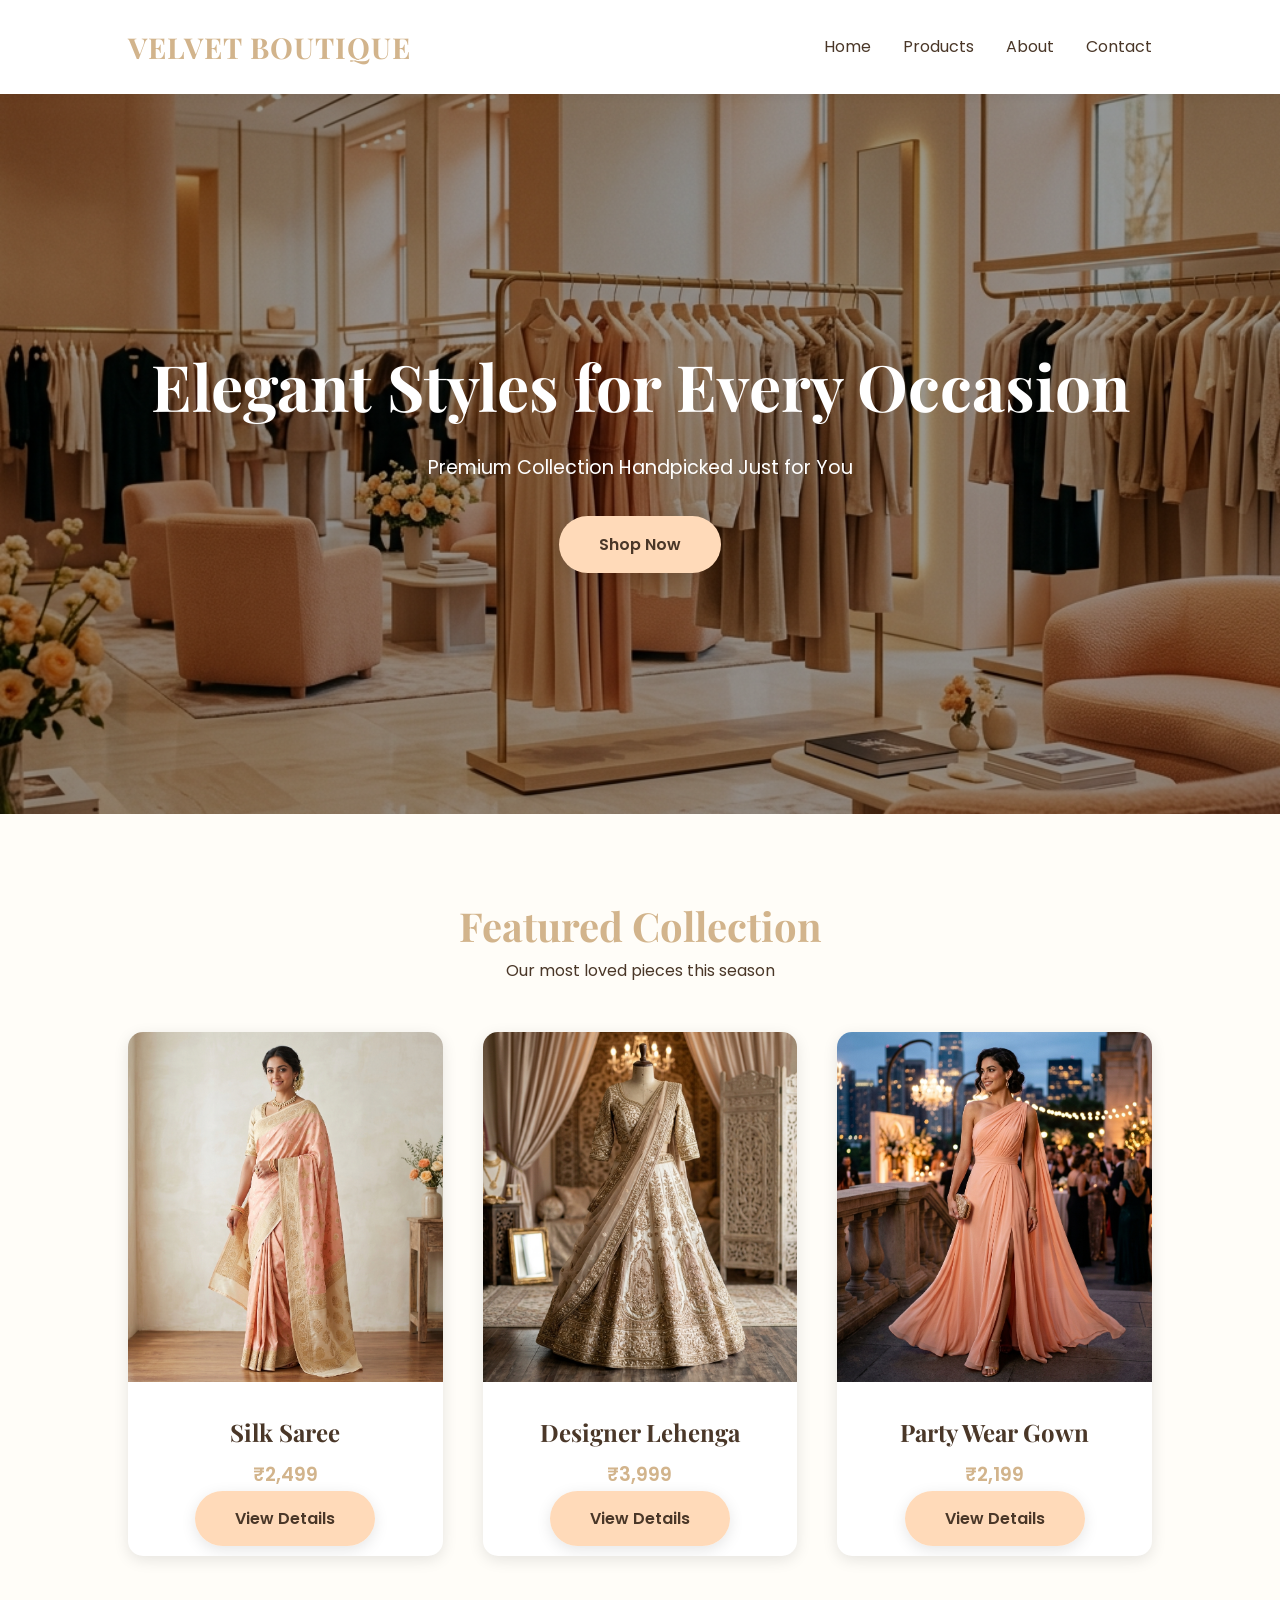
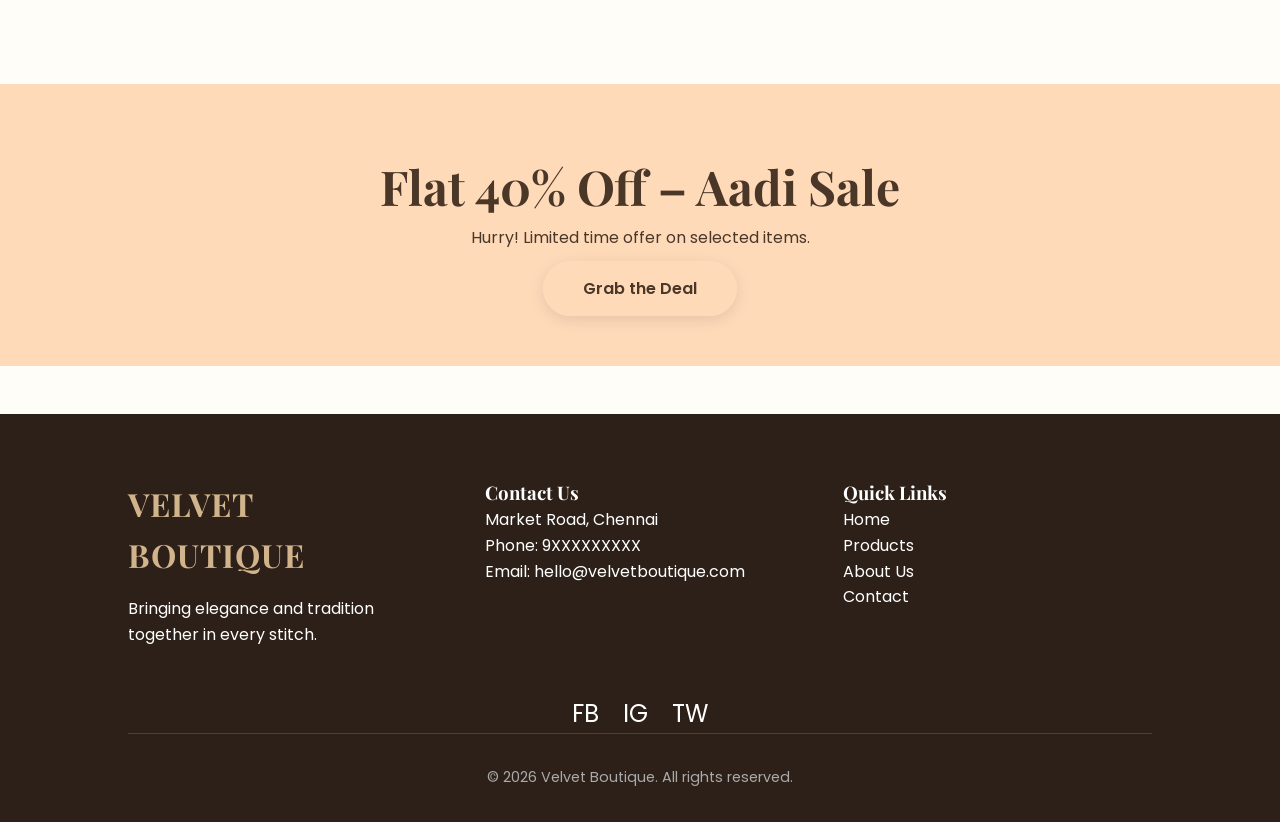
<file: index.html>
<!DOCTYPE html>
<html lang="en">
<head>
    <meta charset="UTF-8">
    <meta name="viewport" content="width=device-width, initial-scale=1.0">
    <title>Velvet Boutique | Elegant Styles for Every Occasion</title>
    <meta name="description" content="Discover premium ethnic and modern wear at Velvet Boutique. Elegant sarees, lehengas, and more.">
    <link rel="stylesheet" href="style.css">
</head>
<body>
    <nav>
        <div class="logo">VELVET BOUTIQUE</div>
        <ul class="nav-links">
            <li><a href="index.html">Home</a></li>
            <li><a href="products.html">Products</a></li>
            <li><a href="about.html">About</a></li>
            <li><a href="contact.html">Contact</a></li>
        </ul>
        <div class="mobile-menu">&#9776;</div>
    </nav>

    <header class="hero" style="background: linear-gradient(rgba(0,0,0,0.4), rgba(0,0,0,0.4)), url('hero.png'); background-size: cover; background-position: center;">
        <h1>Elegant Styles for Every Occasion</h1>
        <p>Premium Collection Handpicked Just for You</p>
        <a href="products.html" class="btn">Shop Now</a>
    </header>

    <section class="featured">
        <div class="section-title">
            <h2>Featured Collection</h2>
            <p>Our most loved pieces this season</p>
        </div>
        <div class="product-grid">
            <div class="product-card">
                <img src="saree.png" alt="Silk Saree" class="product-image">
                <div class="product-info">
                    <h3>Silk Saree</h3>
                    <p class="price">₹2,499</p>
                    <a href="products.html" class="btn">View Details</a>
                </div>
            </div>
            <div class="product-card">
                <img src="lehenga.png" alt="Designer Lehenga" class="product-image">
                <div class="product-info">
                    <h3>Designer Lehenga</h3>
                    <p class="price">₹3,999</p>
                    <a href="products.html" class="btn">View Details</a>
                </div>
            </div>
            <div class="product-card">
                <img src="gown.png" alt="Party Wear Gown" class="product-image">
                <div class="product-info">
                    <h3>Party Wear Gown</h3>
                    <p class="price">₹2,199</p>
                    <a href="products.html" class="btn">View Details</a>
                </div>
            </div>
        </div>
    </section>

    <div class="sale-banner">
        <h2>Flat 40% Off – Aadi Sale</h2>
        <p>Hurry! Limited time offer on selected items.</p>
        <br>
        <a href="products.html" class="btn">Grab the Deal</a>
    </div>

    <footer>
        <div class="footer-content">
            <div class="footer-section">
                <span class="logo footer-logo">VELVET BOUTIQUE</span>
                <p>Bringing elegance and tradition together in every stitch.</p>
            </div>
            <div class="footer-section">
                <h3>Contact Us</h3>
                <p>Market Road, Chennai</p>
                <p>Phone: 9XXXXXXXXX</p>
                <p>Email: hello@velvetboutique.com</p>
            </div>
            <div class="footer-section">
                <h3>Quick Links</h3>
                <ul>
                    <li><a href="index.html">Home</a></li>
                    <li><a href="products.html">Products</a></li>
                    <li><a href="about.html">About Us</a></li>
                    <li><a href="contact.html">Contact</a></li>
                </ul>
            </div>
        </div>
        <div class="social-links">
            <a href="#">FB</a>
            <a href="#">IG</a>
            <a href="#">TW</a>
        </div>
        <p class="copyright">&copy; 2026 Velvet Boutique. All rights reserved.</p>
    </footer>

    <script src="script.js"></script>
</body>
</html>
</file>
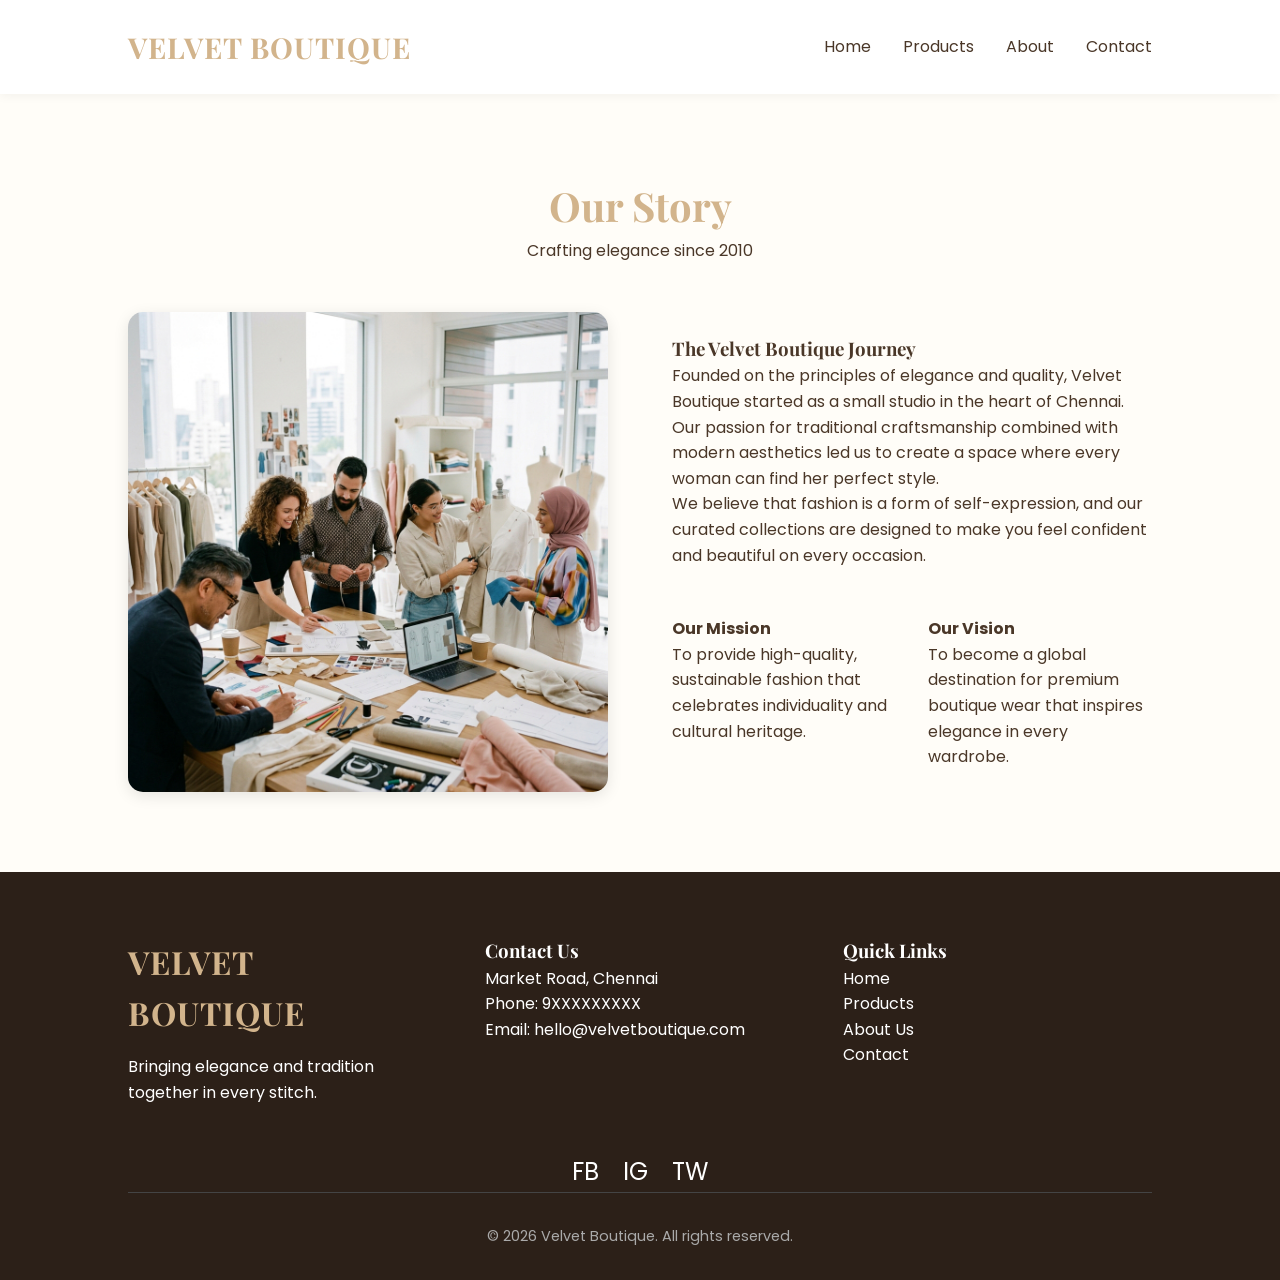
<file: about.html>
<!DOCTYPE html>
<html lang="en">
<head>
    <meta charset="UTF-8">
    <meta name="viewport" content="width=device-width, initial-scale=1.0">
    <title>About Us | Velvet Boutique</title>
    <link rel="stylesheet" href="style.css">
</head>
<body>
    <nav>
        <div class="logo">VELVET BOUTIQUE</div>
        <ul class="nav-links">
            <li><a href="index.html">Home</a></li>
            <li><a href="products.html">Products</a></li>
            <li><a href="about.html">About</a></li>
            <li><a href="contact.html">Contact</a></li>
        </ul>
        <div class="mobile-menu">&#9776;</div>
    </nav>

    <section class="about-page">
        <div class="section-title">
            <h2>Our Story</h2>
            <p>Crafting elegance since 2010</p>
        </div>

        <div class="about-container">
            <div class="about-image">
                <img src="about.png" alt="Our Studio">
            </div>
            <div class="about-text">
                <h3>The Velvet Boutique Journey</h3>
                <p>Founded on the principles of elegance and quality, Velvet Boutique started as a small studio in the heart of Chennai. Our passion for traditional craftsmanship combined with modern aesthetics led us to create a space where every woman can find her perfect style.</p>
                <p>We believe that fashion is a form of self-expression, and our curated collections are designed to make you feel confident and beautiful on every occasion.</p>
                
                <div class="mission-vision">
                    <div class="mission">
                        <h4>Our Mission</h4>
                        <p>To provide high-quality, sustainable fashion that celebrates individuality and cultural heritage.</p>
                    </div>
                    <div class="vision">
                        <h4>Our Vision</h4>
                        <p>To become a global destination for premium boutique wear that inspires elegance in every wardrobe.</p>
                    </div>
                </div>
            </div>
        </div>
    </section>

    <footer>
        <div class="footer-content">
            <div class="footer-section">
                <span class="logo footer-logo">VELVET BOUTIQUE</span>
                <p>Bringing elegance and tradition together in every stitch.</p>
            </div>
            <div class="footer-section">
                <h3>Contact Us</h3>
                <p>Market Road, Chennai</p>
                <p>Phone: 9XXXXXXXXX</p>
                <p>Email: hello@velvetboutique.com</p>
            </div>
            <div class="footer-section">
                <h3>Quick Links</h3>
                <ul>
                    <li><a href="index.html">Home</a></li>
                    <li><a href="products.html">Products</a></li>
                    <li><a href="about.html">About Us</a></li>
                    <li><a href="contact.html">Contact</a></li>
                </ul>
            </div>
        </div>
        <div class="social-links">
            <a href="#">FB</a>
            <a href="#">IG</a>
            <a href="#">TW</a>
        </div>
        <p class="copyright">&copy; 2026 Velvet Boutique. All rights reserved.</p>
    </footer>

    <script src="script.js"></script>
</body>
</html>
</file>
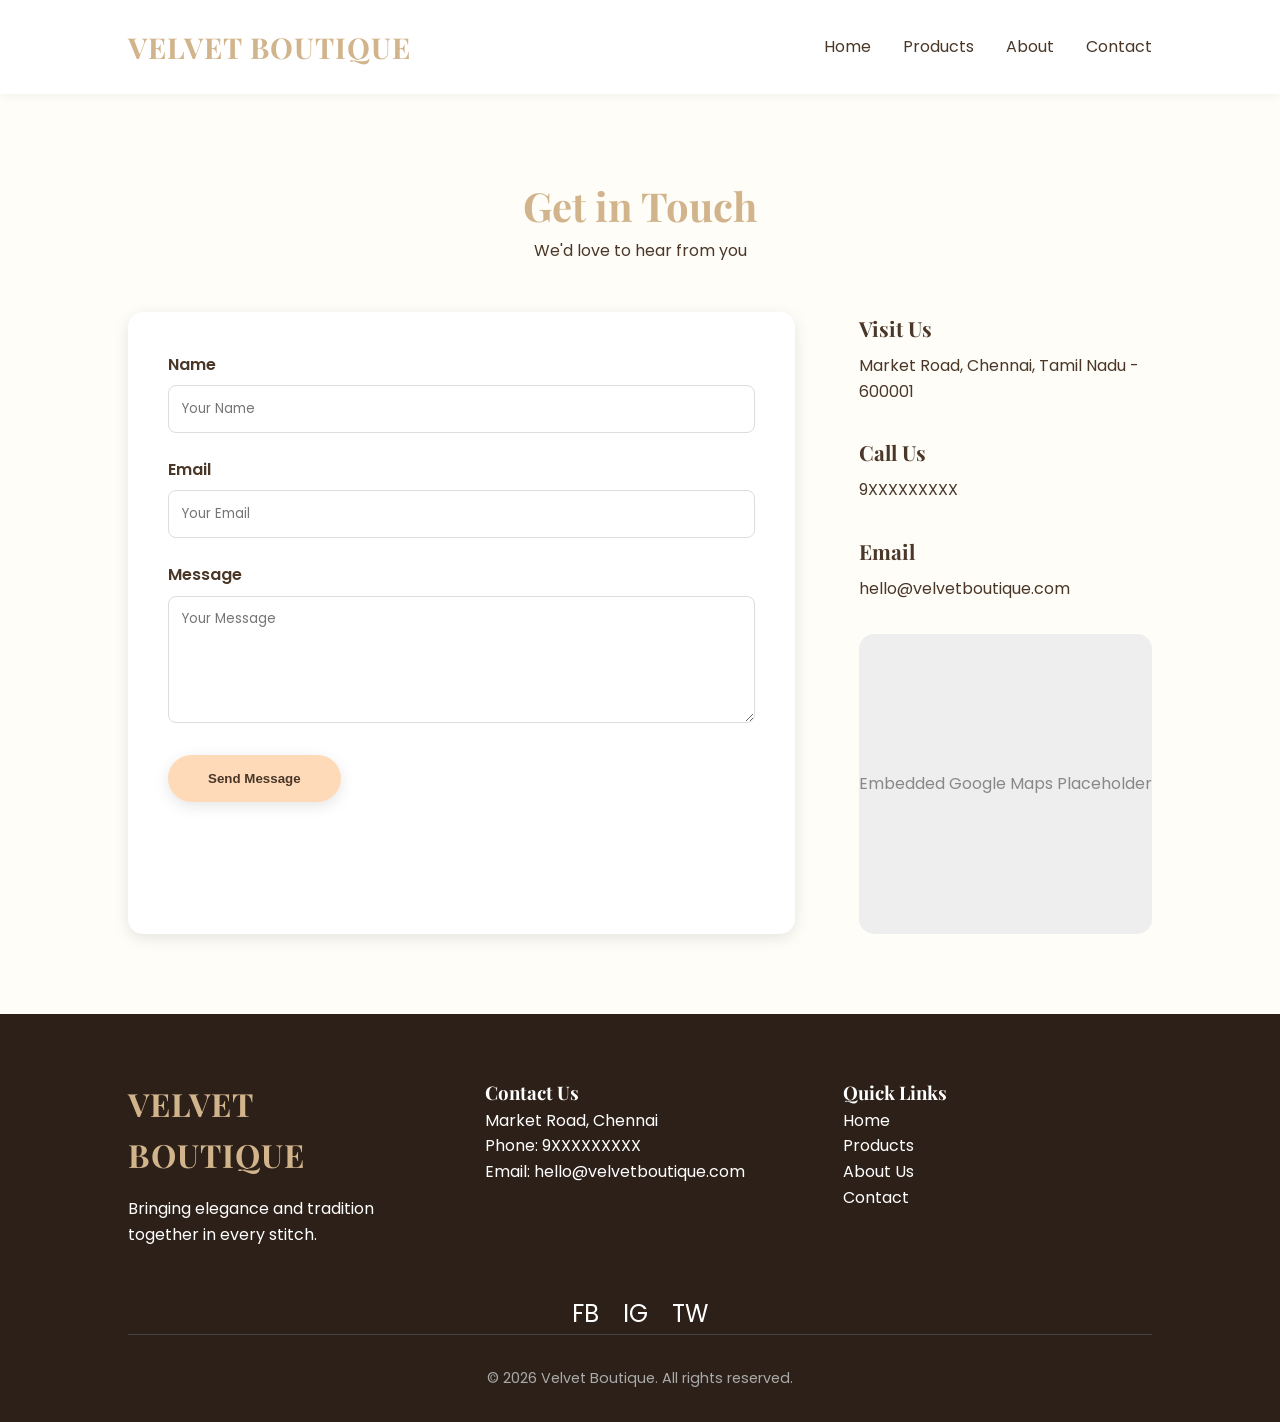
<file: contact.html>
<!DOCTYPE html>
<html lang="en">
<head>
    <meta charset="UTF-8">
    <meta name="viewport" content="width=device-width, initial-scale=1.0">
    <title>Contact Us | Velvet Boutique</title>
    <link rel="stylesheet" href="style.css">
</head>
<body>
    <nav>
        <div class="logo">VELVET BOUTIQUE</div>
        <ul class="nav-links">
            <li><a href="index.html">Home</a></li>
            <li><a href="products.html">Products</a></li>
            <li><a href="about.html">About</a></li>
            <li><a href="contact.html">Contact</a></li>
        </ul>
        <div class="mobile-menu">&#9776;</div>
    </nav>

    <section class="contact-page">
        <div class="section-title">
            <h2>Get in Touch</h2>
            <p>We'd love to hear from you</p>
        </div>

        <div class="contact-wrapper">
            <div class="contact-form">
                <form id="contactForm">
                    <div class="form-group">
                        <label for="name">Name</label>
                        <input type="text" id="name" placeholder="Your Name" required>
                    </div>
                    <div class="form-group">
                        <label for="email">Email</label>
                        <input type="email" id="email" placeholder="Your Email" required>
                    </div>
                    <div class="form-group">
                        <label for="message">Message</label>
                        <textarea id="message" rows="5" placeholder="Your Message" required></textarea>
                    </div>
                    <button type="submit" class="btn">Send Message</button>
                </form>
            </div>

            <div class="contact-info">
                <div class="info-item">
                    <h4>Visit Us</h4>
                    <p>Market Road, Chennai, Tamil Nadu - 600001</p>
                </div>
                <div class="info-item">
                    <h4>Call Us</h4>
                    <p>9XXXXXXXXX</p>
                </div>
                <div class="info-item">
                    <h4>Email</h4>
                    <p>hello@velvetboutique.com</p>
                </div>

                <div class="map-placeholder">
                    <p>Embedded Google Maps Placeholder</p>
                </div>
            </div>
        </div>
    </section>

    <footer>
        <div class="footer-content">
            <div class="footer-section">
                <span class="logo footer-logo">VELVET BOUTIQUE</span>
                <p>Bringing elegance and tradition together in every stitch.</p>
            </div>
            <div class="footer-section">
                <h3>Contact Us</h3>
                <p>Market Road, Chennai</p>
                <p>Phone: 9XXXXXXXXX</p>
                <p>Email: hello@velvetboutique.com</p>
            </div>
            <div class="footer-section">
                <h3>Quick Links</h3>
                <ul>
                    <li><a href="index.html">Home</a></li>
                    <li><a href="products.html">Products</a></li>
                    <li><a href="about.html">About Us</a></li>
                    <li><a href="contact.html">Contact</a></li>
                </ul>
            </div>
        </div>
        <div class="social-links">
            <a href="#">FB</a>
            <a href="#">IG</a>
            <a href="#">TW</a>
        </div>
        <p class="copyright">&copy; 2026 Velvet Boutique. All rights reserved.</p>
    </footer>

    <script src="script.js"></script>
</body>
</html>
</file>
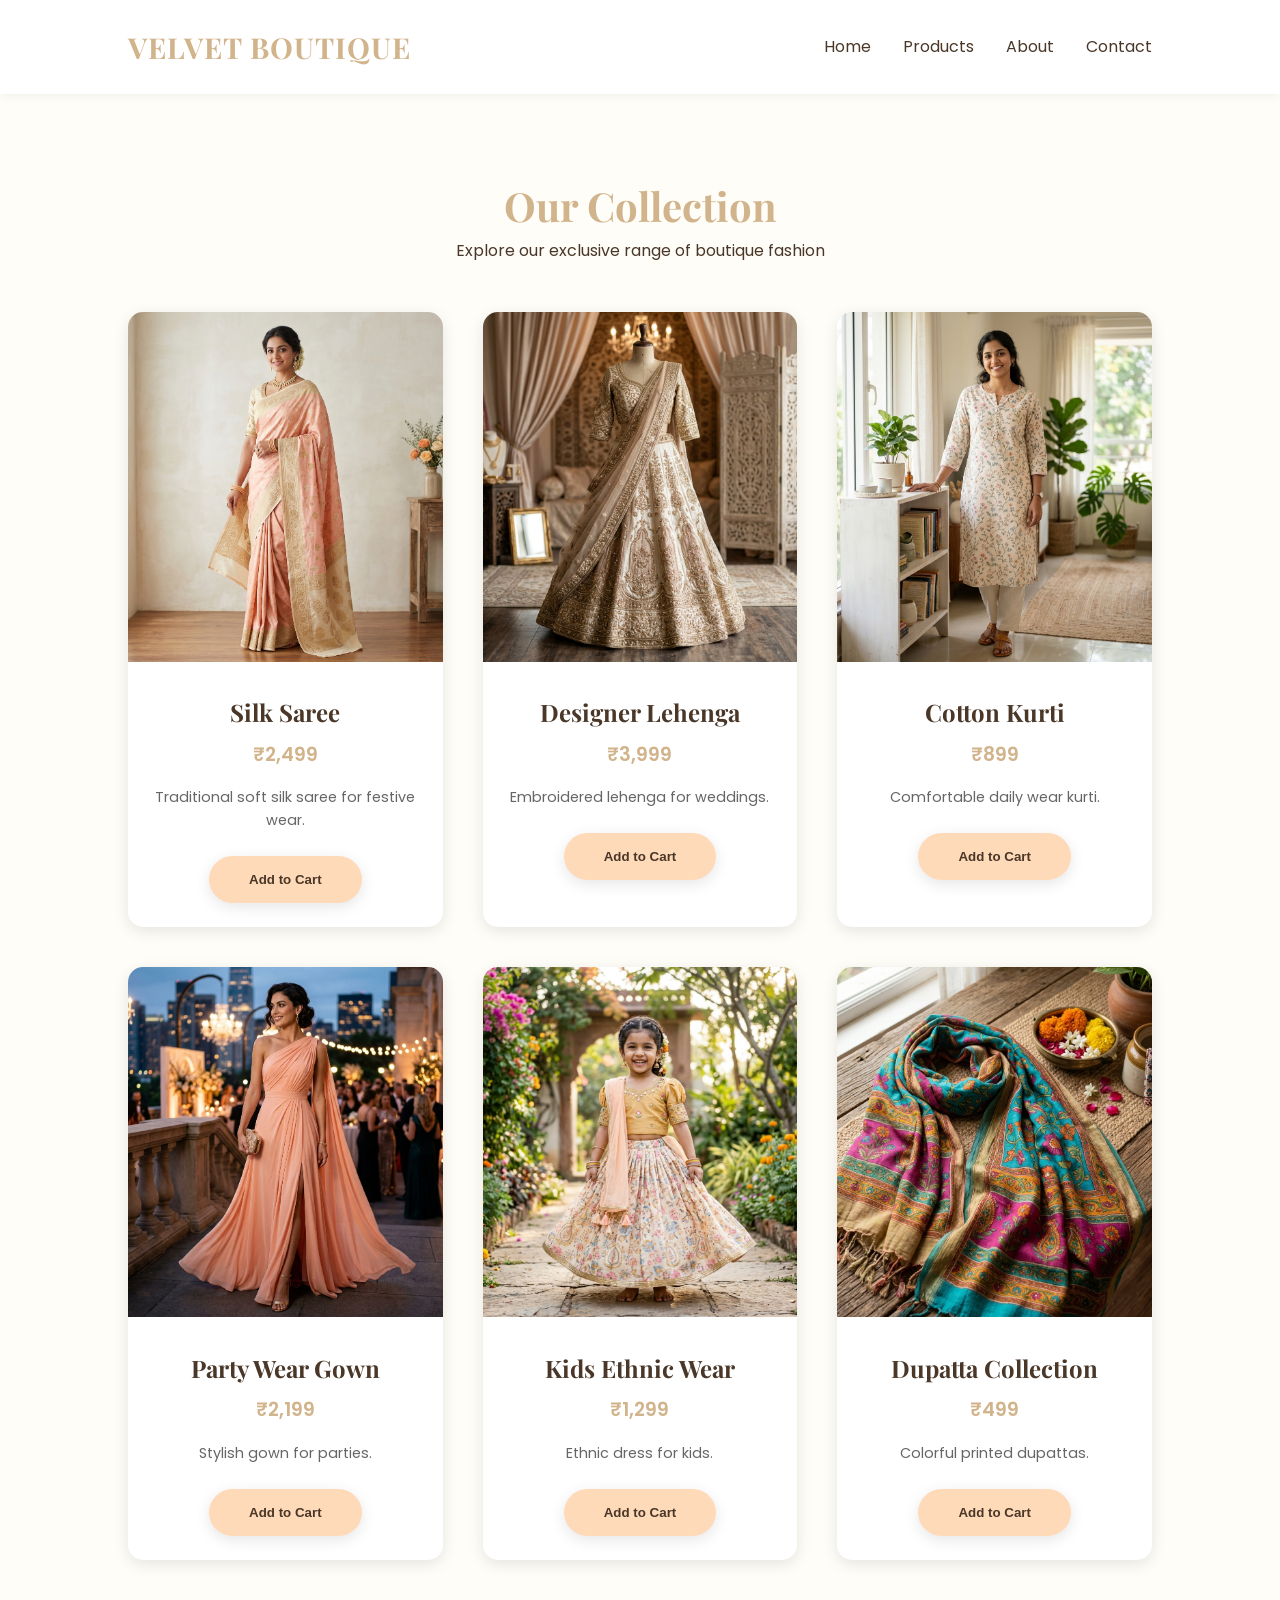
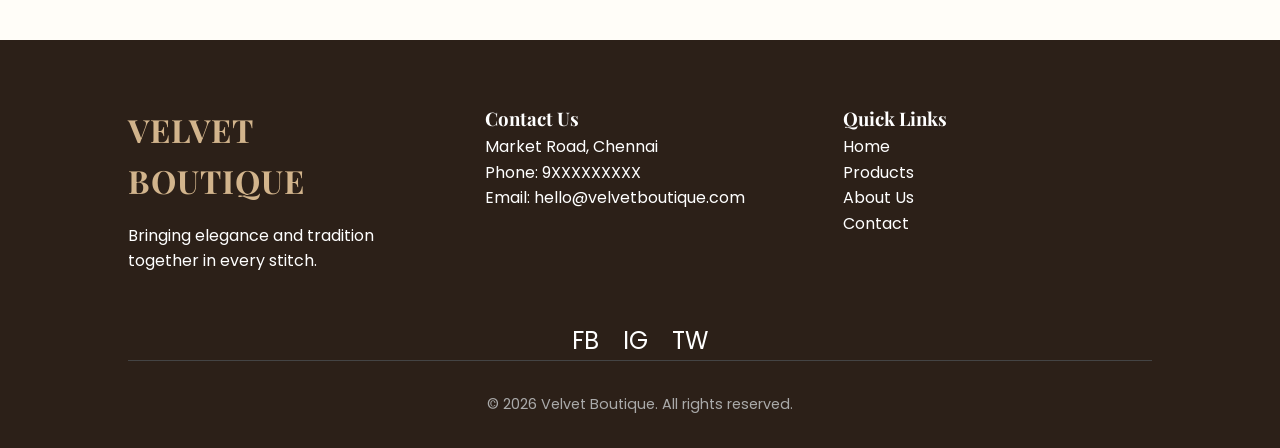
<file: products.html>
<!DOCTYPE html>
<html lang="en">
<head>
    <meta charset="UTF-8">
    <meta name="viewport" content="width=device-width, initial-scale=1.0">
    <title>Products | Velvet Boutique</title>
    <link rel="stylesheet" href="style.css">
</head>
<body>
    <nav>
        <div class="logo">VELVET BOUTIQUE</div>
        <ul class="nav-links">
            <li><a href="index.html">Home</a></li>
            <li><a href="products.html">Products</a></li>
            <li><a href="about.html">About</a></li>
            <li><a href="contact.html">Contact</a></li>
        </ul>
        <div class="mobile-menu">&#9776;</div>
    </nav>

    <section class="products-page">
        <div class="section-title">
            <h2>Our Collection</h2>
            <p>Explore our exclusive range of boutique fashion</p>
        </div>
        
        <div class="product-grid">
            <!-- Product 1 -->
            <div class="product-card">
                <img src="saree.png" alt="Silk Saree" class="product-image">
                <div class="product-info">
                    <h3>Silk Saree</h3>
                    <p class="price">₹2,499</p>
                    <p class="description">Traditional soft silk saree for festive wear.</p>
                    <button class="btn add-to-cart">Add to Cart</button>
                </div>
            </div>

            <!-- Product 2 -->
            <div class="product-card">
                <img src="lehenga.png" alt="Designer Lehenga" class="product-image">
                <div class="product-info">
                    <h3>Designer Lehenga</h3>
                    <p class="price">₹3,999</p>
                    <p class="description">Embroidered lehenga for weddings.</p>
                    <button class="btn add-to-cart">Add to Cart</button>
                </div>
            </div>

            <!-- Product 3 -->
            <div class="product-card">
                <img src="kurti.png" alt="Cotton Kurti" class="product-image">
                <div class="product-info">
                    <h3>Cotton Kurti</h3>
                    <p class="price">₹899</p>
                    <p class="description">Comfortable daily wear kurti.</p>
                    <button class="btn add-to-cart">Add to Cart</button>
                </div>
            </div>

            <!-- Product 4 -->
            <div class="product-card">
                <img src="gown.png" alt="Party Wear Gown" class="product-image">
                <div class="product-info">
                    <h3>Party Wear Gown</h3>
                    <p class="price">₹2,199</p>
                    <p class="description">Stylish gown for parties.</p>
                    <button class="btn add-to-cart">Add to Cart</button>
                </div>
            </div>

            <!-- Product 5 -->
            <div class="product-card">
                <img src="kids.png" alt="Kids Ethnic Wear" class="product-image">
                <div class="product-info">
                    <h3>Kids Ethnic Wear</h3>
                    <p class="price">₹1,299</p>
                    <p class="description">Ethnic dress for kids.</p>
                    <button class="btn add-to-cart">Add to Cart</button>
                </div>
            </div>

            <!-- Product 6 -->
            <div class="product-card">
                <img src="dupatta.png" alt="Dupatta Collection" class="product-image">
                <div class="product-info">
                    <h3>Dupatta Collection</h3>
                    <p class="price">₹499</p>
                    <p class="description">Colorful printed dupattas.</p>
                    <button class="btn add-to-cart">Add to Cart</button>
                </div>
            </div>
        </div>
    </section>

    <footer>
        <div class="footer-content">
            <div class="footer-section">
                <span class="logo footer-logo">VELVET BOUTIQUE</span>
                <p>Bringing elegance and tradition together in every stitch.</p>
            </div>
            <div class="footer-section">
                <h3>Contact Us</h3>
                <p>Market Road, Chennai</p>
                <p>Phone: 9XXXXXXXXX</p>
                <p>Email: hello@velvetboutique.com</p>
            </div>
            <div class="footer-section">
                <h3>Quick Links</h3>
                <ul>
                    <li><a href="index.html">Home</a></li>
                    <li><a href="products.html">Products</a></li>
                    <li><a href="about.html">About Us</a></li>
                    <li><a href="contact.html">Contact</a></li>
                </ul>
            </div>
        </div>
        <div class="social-links">
            <a href="#">FB</a>
            <a href="#">IG</a>
            <a href="#">TW</a>
        </div>
        <p class="copyright">&copy; 2026 Velvet Boutique. All rights reserved.</p>
    </footer>

    <script src="script.js"></script>
</body>
</html>
</file>
<file: style.css>
/* Velvet Boutique - Global Styles */
@import url('https://fonts.googleapis.com/css2?family=Playfair+Display:wght@400;700&family=Poppins:wght@300;400;600&display=swap');

:root {
    --primary-color: #FFDAB9; /* Peach */
    --secondary-color: #D2B48C; /* Light Brown */
    --bg-color: #FFFDF8; /* Cream */
    --text-color: #4A3728; /* Deep Brown */
    --white: #FFFFFF;
    --accent-color: #E9967A; /* Dark Peach */
    --shadow: 0 4px 15px rgba(0, 0, 0, 0.1);
    --transition: all 0.3s ease;
}

* {
    margin: 0;
    padding: 0;
    box-sizing: border-box;
}

body {
    font-family: 'Poppins', sans-serif;
    background-color: var(--bg-color);
    color: var(--text-color);
    line-height: 1.6;
    overflow-x: hidden;
}

h1, h2, h3, .logo {
    font-family: 'Playfair Display', serif;
}

a {
    text-decoration: none;
    color: inherit;
}

ul {
    list-style: none;
}

/* Navbar */
nav {
    display: flex;
    justify-content: space-between;
    align-items: center;
    padding: 1.5rem 10%;
    background-color: var(--white);
    position: sticky;
    top: 0;
    z-index: 1000;
    box-shadow: 0 2px 10px rgba(0,0,0,0.05);
}

.logo {
    font-size: 1.8rem;
    font-weight: 700;
    letter-spacing: 1px;
    color: var(--secondary-color);
}

.nav-links {
    display: flex;
    gap: 2rem;
}

.nav-links a {
    font-weight: 400;
    position: relative;
    transition: var(--transition);
}

.nav-links a::after {
    content: '';
    position: absolute;
    bottom: -5px;
    left: 0;
    width: 0;
    height: 2px;
    background-color: var(--primary-color);
    transition: var(--transition);
}

.nav-links a:hover::after {
    width: 100%;
}

.mobile-menu {
    display: none;
    cursor: pointer;
    font-size: 1.5rem;
}

/* Hero Section */
.hero {
    height: 80vh;
    background: linear-gradient(rgba(0,0,0,0.3), rgba(0,0,0,0.3)), url('velvet_boutique_hero.png');
    background-size: cover;
    background-position: center;
    display: flex;
    flex-direction: column;
    justify-content: center;
    align-items: center;
    text-align: center;
    color: var(--white);
}

.hero h1 {
    font-size: 4rem;
    margin-bottom: 1rem;
    animation: fadeInDown 1s ease;
}

.hero p {
    font-size: 1.2rem;
    margin-bottom: 2rem;
    animation: fadeInUp 1s ease;
}

.btn {
    padding: 1rem 2.5rem;
    background-color: var(--primary-color);
    color: var(--text-color);
    border: none;
    border-radius: 50px;
    font-weight: 600;
    transition: var(--transition);
    cursor: pointer;
    box-shadow: var(--shadow);
}

.btn:hover {
    background-color: var(--secondary-color);
    transform: translateY(-3px);
}

/* Sections */
section {
    padding: 5rem 10%;
}

.section-title {
    text-align: center;
    margin-bottom: 3rem;
}

.section-title h2 {
    font-size: 2.5rem;
    color: var(--secondary-color);
}

/* Product Cards */
.product-grid {
    display: grid;
    grid-template-columns: repeat(auto-fit, minmax(300px, 1fr));
    gap: 2.5rem;
}

.product-card {
    background: var(--white);
    border-radius: 15px;
    overflow: hidden;
    box-shadow: var(--shadow);
    transition: var(--transition);
    text-align: center;
}

.product-card:hover {
    transform: translateY(-10px);
}

.product-image {
    width: 100%;
    height: 350px;
    object-fit: cover;
}

.product-info {
    padding: 1.5rem;
}

.product-info h3 {
    font-size: 1.5rem;
    margin-bottom: 0.5rem;
}

.price {
    font-weight: 600;
    color: var(--secondary-color);
    font-size: 1.2rem;
    margin-bottom: 1rem;
}

.description {
    font-size: 0.9rem;
    color: #666;
    margin-bottom: 1.5rem;
}

/* Sale Banner */
.sale-banner {
    background-color: var(--primary-color);
    padding: 4rem 10%;
    text-align: center;
    margin: 3rem 0;
}

.sale-banner h2 {
    font-size: 3rem;
    color: var(--text-color);
}

/* About Page */
.about-container {
    display: flex;
    gap: 4rem;
    align-items: center;
}

.about-image {
    flex: 1;
    border-radius: 15px;
    overflow: hidden;
    box-shadow: var(--shadow);
}

.about-image img {
    width: 100%;
    display: block;
}

.about-text {
    flex: 1;
}

.about-text h2 {
    margin-bottom: 1.5rem;
}

.mission-vision {
    margin-top: 3rem;
    display: grid;
    grid-template-columns: 1fr 1fr;
    gap: 2rem;
}

/* Contact Page */
.contact-wrapper {
    display: flex;
    gap: 4rem;
}

.contact-form {
    flex: 2;
    background: var(--white);
    padding: 2.5rem;
    border-radius: 15px;
    box-shadow: var(--shadow);
}

.form-group {
    margin-bottom: 1.5rem;
}

.form-group label {
    display: block;
    margin-bottom: 0.5rem;
    font-weight: 600;
}

.form-group input, .form-group textarea {
    width: 100%;
    padding: 0.8rem;
    border: 1px solid #ddd;
    border-radius: 8px;
    font-family: inherit;
}

.contact-info {
    flex: 1;
}

.info-item {
    margin-bottom: 2rem;
}

.info-item h4 {
    font-family: 'Playfair Display', serif;
    font-size: 1.3rem;
    margin-bottom: 0.5rem;
}

.map-placeholder {
    height: 300px;
    background-color: #eee;
    border-radius: 15px;
    display: flex;
    align-items: center;
    justify-content: center;
    margin-top: 2rem;
    color: #888;
}

/* Footer */
footer {
    background-color: #2c2018;
    color: var(--white);
    padding: 4rem 10% 2rem;
    text-align: center;
}

.footer-content {
    display: grid;
    grid-template-columns: repeat(auto-fit, minmax(200px, 1fr));
    gap: 3rem;
    margin-bottom: 3rem;
    text-align: left;
}

.footer-logo {
    font-size: 2rem;
    margin-bottom: 1rem;
    display: block;
}

.social-links {
    display: flex;
    justify-content: center;
    gap: 1.5rem;
    margin-top: 2rem;
}

.social-links a {
    font-size: 1.5rem;
    transition: var(--transition);
}

.social-links a:hover {
    color: var(--primary-color);
}

.copyright {
    border-top: 1px solid #444;
    padding-top: 2rem;
    font-size: 0.9rem;
    color: #aaa;
}

/* Animations */
@keyframes fadeInDown {
    from { opacity: 0; transform: translateY(-20px); }
    to { opacity: 1; transform: translateY(0); }
}

@keyframes fadeInUp {
    from { opacity: 0; transform: translateY(20px); }
    to { opacity: 1; transform: translateY(0); }
}

/* Responsive */
@media (max-width: 992px) {
    nav { padding: 1.5rem 5%; }
    .hero h1 { font-size: 3rem; }
    .about-container { flex-direction: column; }
    .contact-wrapper { flex-direction: column; }
}

@media (max-width: 768px) {
    .nav-links {
        display: none; /* In a real app, I'd add a toggle menu */
    }
    .mobile-menu { display: block; }
    .hero h1 { font-size: 2.5rem; }
    .mission-vision { grid-template-columns: 1fr; }
}
</file>
